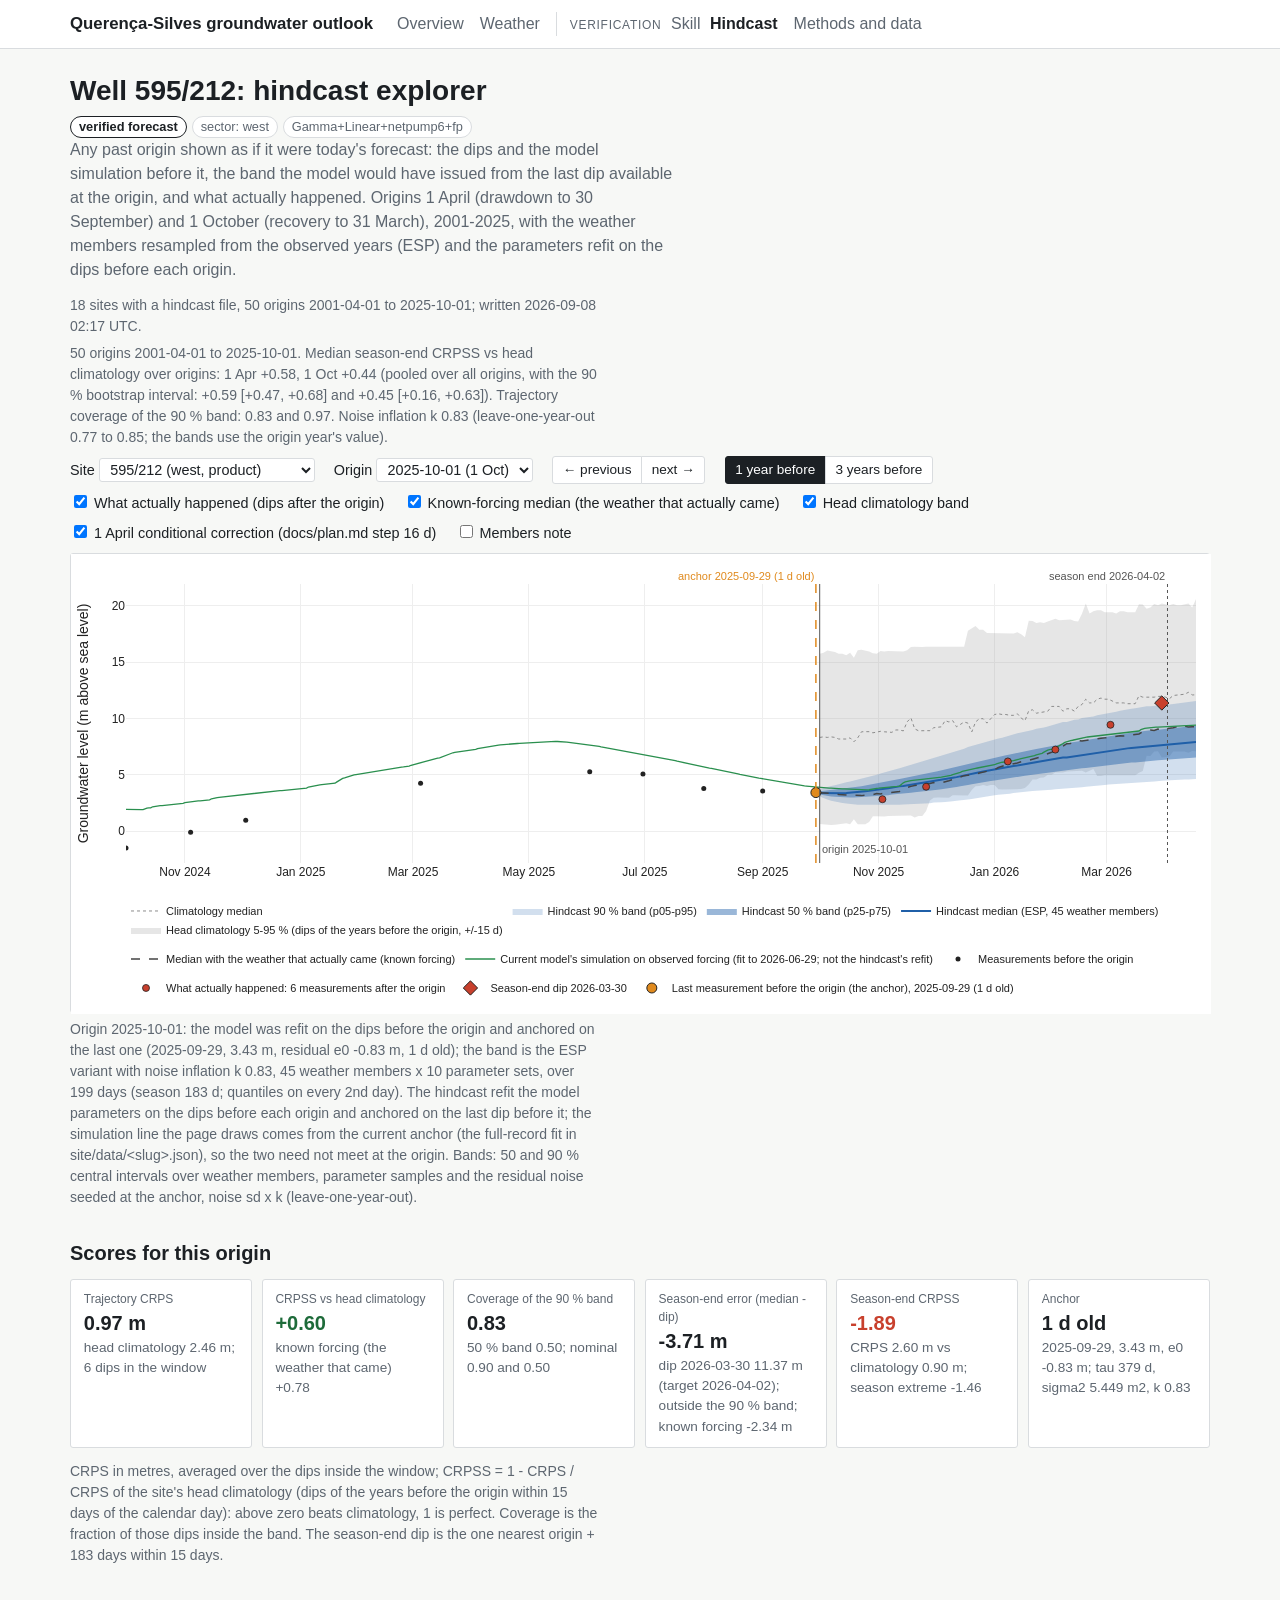
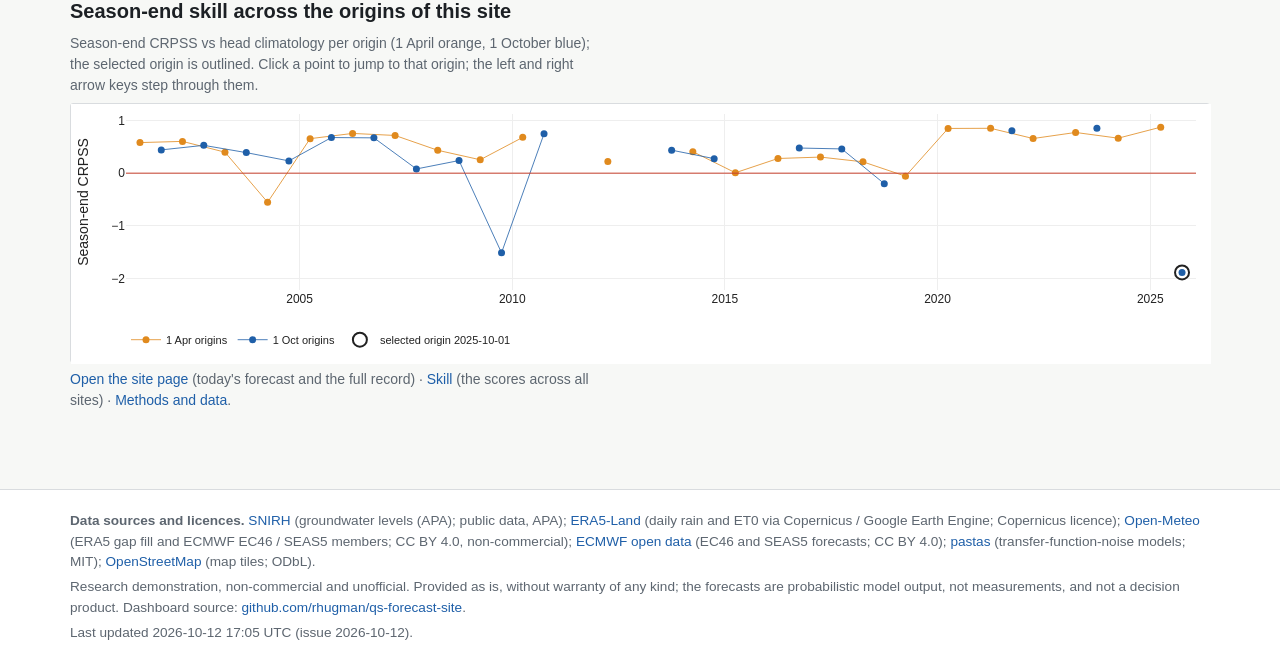
<file: hindcast.html>
<!doctype html>
<html lang="en">
<head>
<meta charset="utf-8">
<meta name="viewport" content="width=device-width, initial-scale=1">
<title>Hindcast explorer - Querença-Silves groundwater outlook</title>
<link rel="icon" href="favicon.svg" type="image/svg+xml">
<link rel="stylesheet" href="style.css">
<script src="https://cdn.plot.ly/plotly-2.35.2.min.js"></script>
<script src="app.js" defer></script>
</head>
<body data-page="hindcast">
<header class="top"><div class="inner">
  <a class="brand" href="index.html">Querença-Silves groundwater outlook</a>
  <nav><a href="index.html">Overview</a><a href="weather.html">Weather</a><span class="nav-group"><span class="nav-label">Verification</span><a href="skill.html">Skill</a><a href="hindcast.html" class="current">Hindcast</a></span><a href="methods.html">Methods and data</a></nav>
</div></header>
<main>
  <h1 id="hc-title">Hindcast explorer</h1>
  <div id="hc-badges"></div>
  <p class="lede">Any past origin shown as if it were today's forecast: the dips and the model simulation before it, the band the
     model would have issued from the last dip available at the origin, and what actually happened. Origins 1 April (drawdown to
     30 September) and 1 October (recovery to 31 March), 2001-2025, with the weather members resampled from the observed years
     (ESP) and the parameters refit on the dips before each origin.</p>
  <p class="note" id="hc-stamp"></p>
  <div id="status" hidden></div>
  <div id="hc-body">
    <p class="note" id="hc-summary"></p>
    <div class="controls">
      <label>Site <select id="hc-site"></select></label>
      <label>Origin <select id="hc-origin"></select></label>
      <span class="seg" role="group" aria-label="Step through the origins">
        <button class="small" id="hc-prev" title="Previous origin (left arrow key)">&larr; previous</button>
        <button class="small" id="hc-next" title="Next origin (right arrow key)">next &rarr;</button>
      </span>
      <span class="seg" id="hc-range" role="group" aria-label="Record shown before the origin">
        <button class="small" data-range="1y">1 year before</button>
        <button class="small" data-range="3y">3 years before</button>
      </span>
    </div>
    <div class="controls">
      <label><input type="checkbox" id="truth-toggle" checked> What actually happened (dips after the origin)</label>
      <label><input type="checkbox" id="known-toggle" checked> Known-forcing median (the weather that actually came)</label>
      <label><input type="checkbox" id="hc-clim-toggle" checked> Head climatology band</label>
      <label><input type="checkbox" id="pp-toggle" checked> 1 April conditional correction (docs/plan.md step 16 d)</label>
      <label><input type="checkbox" id="members-note-toggle"> Members note</label>
    </div>
    <p class="note" id="hc-members-note" hidden></p>
    <div id="hc-fan" class="plot tall"></div>
    <p class="note" id="hc-note"></p>

    <h2>Scores for this origin</h2>
    <div class="cards" id="hc-scores"></div>
    <p class="note">CRPS in metres, averaged over the dips inside the window; CRPSS = 1 - CRPS / CRPS of the site's head climatology
       (dips of the years before the origin within 15 days of the calendar day): above zero beats climatology, 1 is perfect.
       Coverage is the fraction of those dips inside the band. The season-end dip is the one nearest origin + 183 days within 15 days.</p>

    <h2>Season-end skill across the origins of this site</h2>
    <p class="note">Season-end CRPSS vs head climatology per origin (1 April orange, 1 October blue); the selected origin is outlined.
       Click a point to jump to that origin; the left and right arrow keys step through them.</p>
    <div id="hc-strip" class="plot short"></div>
    <p class="note" id="hc-links"></p>
  </div>
</main>
<footer id="footer"></footer>
</body>
</html>
</file>
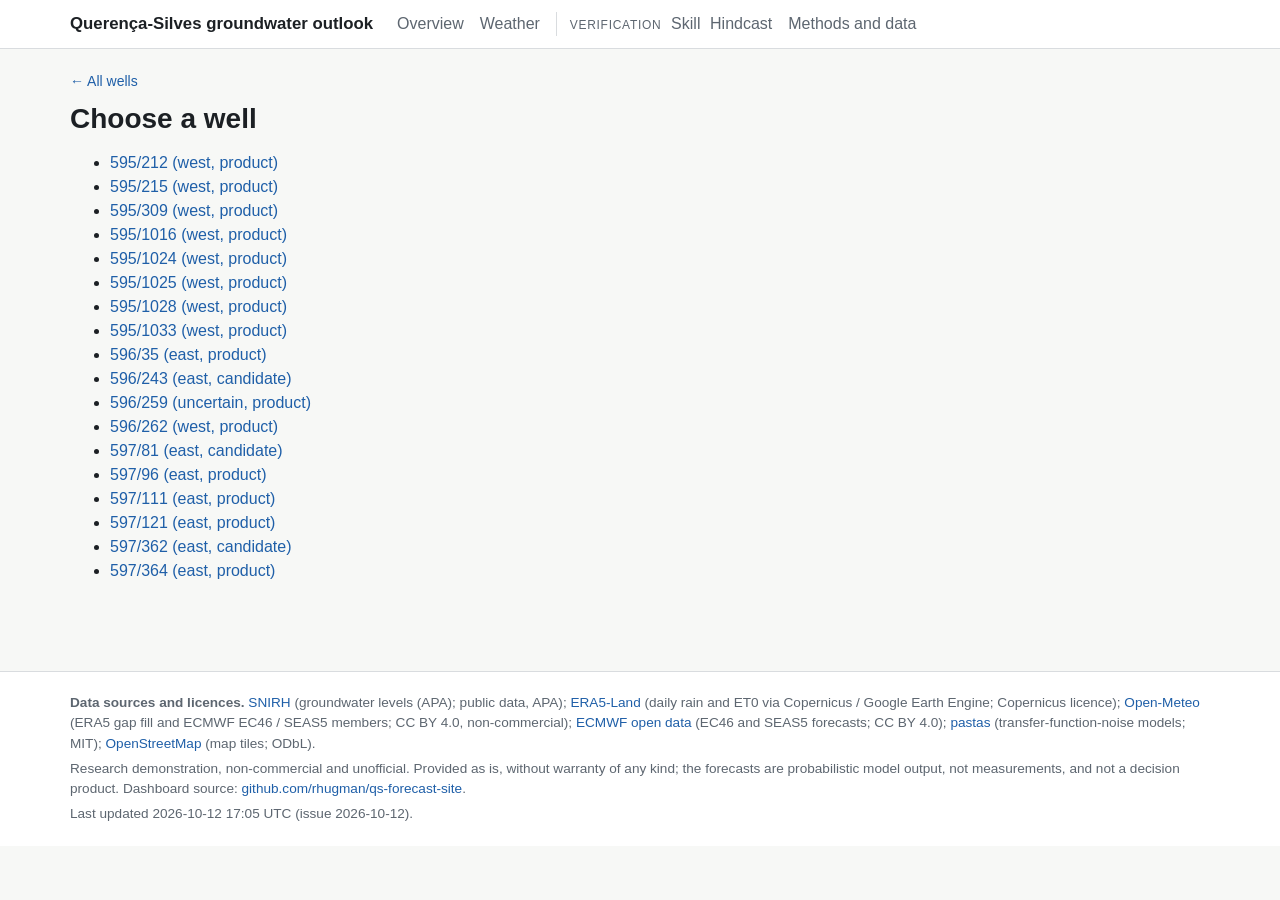
<file: site.html>
<!doctype html>
<html lang="en">
<head>
<meta charset="utf-8">
<meta name="viewport" content="width=device-width, initial-scale=1">
<title>Well forecast - Querença-Silves groundwater outlook</title>
<link rel="icon" href="favicon.svg" type="image/svg+xml">
<link rel="stylesheet" href="style.css">
<script src="https://cdn.plot.ly/plotly-2.35.2.min.js"></script>
<script src="app.js" defer></script>
</head>
<body data-page="site">
<header class="top"><div class="inner">
  <a class="brand" href="index.html">Querença-Silves groundwater outlook</a>
  <nav><a href="index.html">Overview</a><a href="weather.html">Weather</a><span class="nav-group"><span class="nav-label">Verification</span><a href="skill.html">Skill</a><a href="hindcast.html">Hindcast</a></span><a href="methods.html">Methods and data</a></nav>
</div></header>
<main>
  <p class="crumb"><a href="index.html">&larr; All wells</a></p>
  <h1 id="site-title">loading</h1>
  <div id="site-badges"></div>
  <div id="status" hidden></div>
  <ul id="site-list" hidden></ul>
  <div id="site-body">
    <div class="figures" id="site-cards"></div>

    <div class="controls">
      <span class="seg" id="fan-range" role="group" aria-label="Range">
        <button class="small" data-range="1y">1 year</button>
        <button class="small" data-range="3y">3 years</button>
        <button class="small" data-range="full">Full record</button>
      </span>
      <label><input type="checkbox" id="clim-toggle"> Usual range for the time of year</label>
      <label><input type="checkbox" id="ref-toggle" checked> P20 and median of each month</label>
      <span class="note">Bands: the 50 % and 90 % likely ranges over weather members, model parameters and the residual noise seeded at the
        last measurement. Hover for values; drag to zoom; double-click to return.</span>
    </div>
    <div id="fan" class="plot tall"></div>
    <div class="strip" id="apa-strip" hidden></div>
    <p class="note" id="fan-note"></p>

    <details class="tier" id="sec-scenarios">
      <summary>Pumping scenarios <span class="sum-note">how the band moves under other irrigation and public-supply levels</span></summary>
      <div class="body">
        <div class="controls scenario" id="scenario-controls" hidden>
          <span class="k">Pumping scenario</span>
          <fieldset id="scenario-irrigation"><legend>Irrigation level</legend></fieldset>
          <fieldset id="scenario-ada"><legend>Public supply (AdA)</legend></fieldset>
        </div>
        <p class="note" id="scenario-text"></p>
      </div>
    </details>

    <details class="tier">
      <summary>How well the model fits <span class="sum-note">measurement minus model, over the record</span></summary>
      <div class="body">
        <div id="residual" class="plot short"></div>
        <p class="note" id="fit-text"></p>
      </div>
    </details>

    <details class="tier">
      <summary>Where the uncertainty comes from <span class="sum-note">weather, parameters, inputs, residual noise</span></summary>
      <div class="body">
        <p class="note">Share of the forecast variance by source along the horizon: weather members, model parameters, the
           historic-input realisations, and the residual noise that grows from the last measurement.</p>
        <div id="variance" class="plot short"></div>
        <div id="variance-text"></div>
      </div>
    </details>

    <details class="tier">
      <summary>Season summary <span class="sum-note">quantiles at the season end, the horizon end and the extremes</span></summary>
      <div class="body">
        <div class="table-wrap"><table id="season-table"></table></div>
        <p class="note">Metres above sea level. Quantiles of the pooled forecast distribution on the given day.</p>
      </div>
    </details>

    <details class="tier">
      <summary>Model and last measurement <span class="sum-note">structure, pumping term, correction, anchor</span></summary>
      <div class="body two">
        <div><h3>Model</h3><div id="spec"></div></div>
        <div><h3>Last measurement</h3><div id="anchor"></div></div>
      </div>
    </details>

    <details class="tier">
      <summary>Provenance</summary>
      <div class="body"><div class="prov" id="provenance"></div></div>
    </details>

    <p class="note">The weather members behind the band, their spread and the cumulative rain against past years are on the
       <a href="weather.html">Weather</a> page.</p>
    <p class="note" id="hindcast-line"><a id="hindcast-link" href="hindcast.html">Explore hindcasts for this site</a>: every past
       1 April and 1 October origin since 2001 shown as a forecast next to what actually happened.</p>
  </div>
</main>
<footer id="footer"></footer>
</body>
</html>
</file>
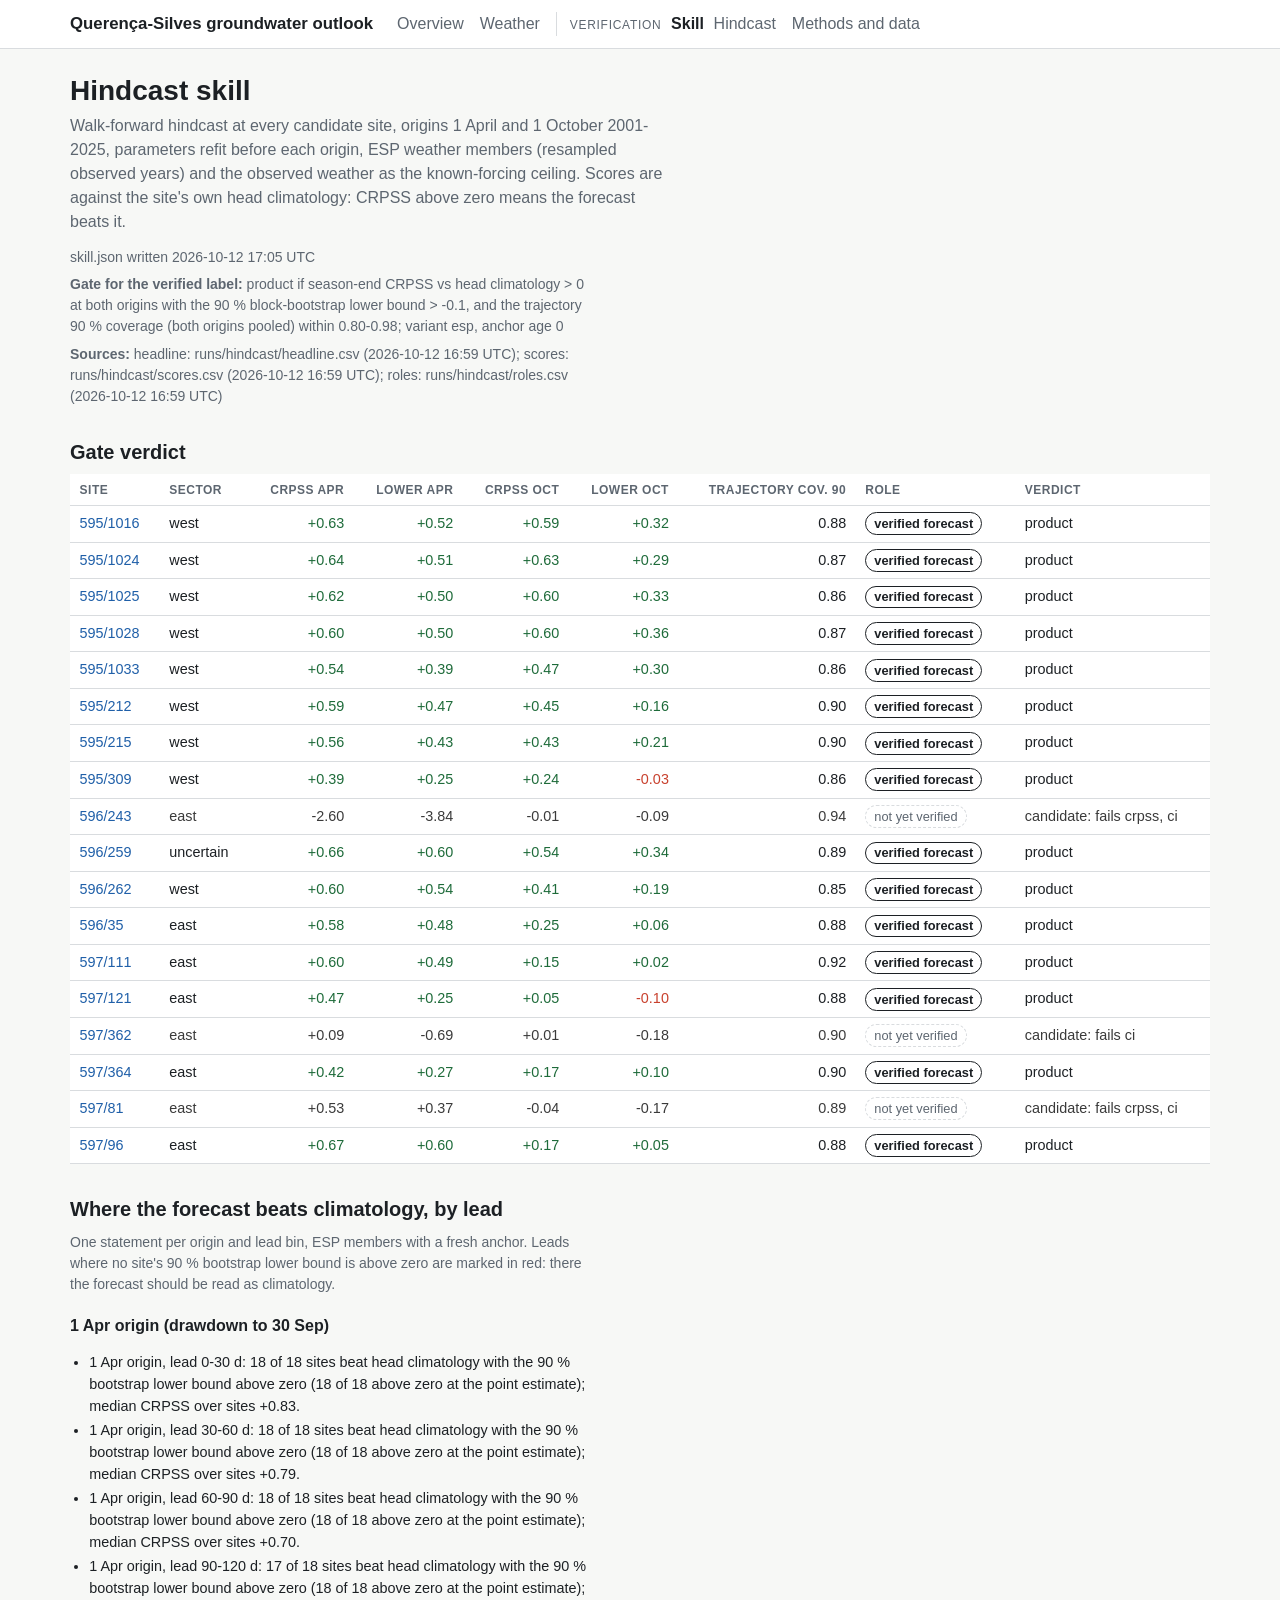
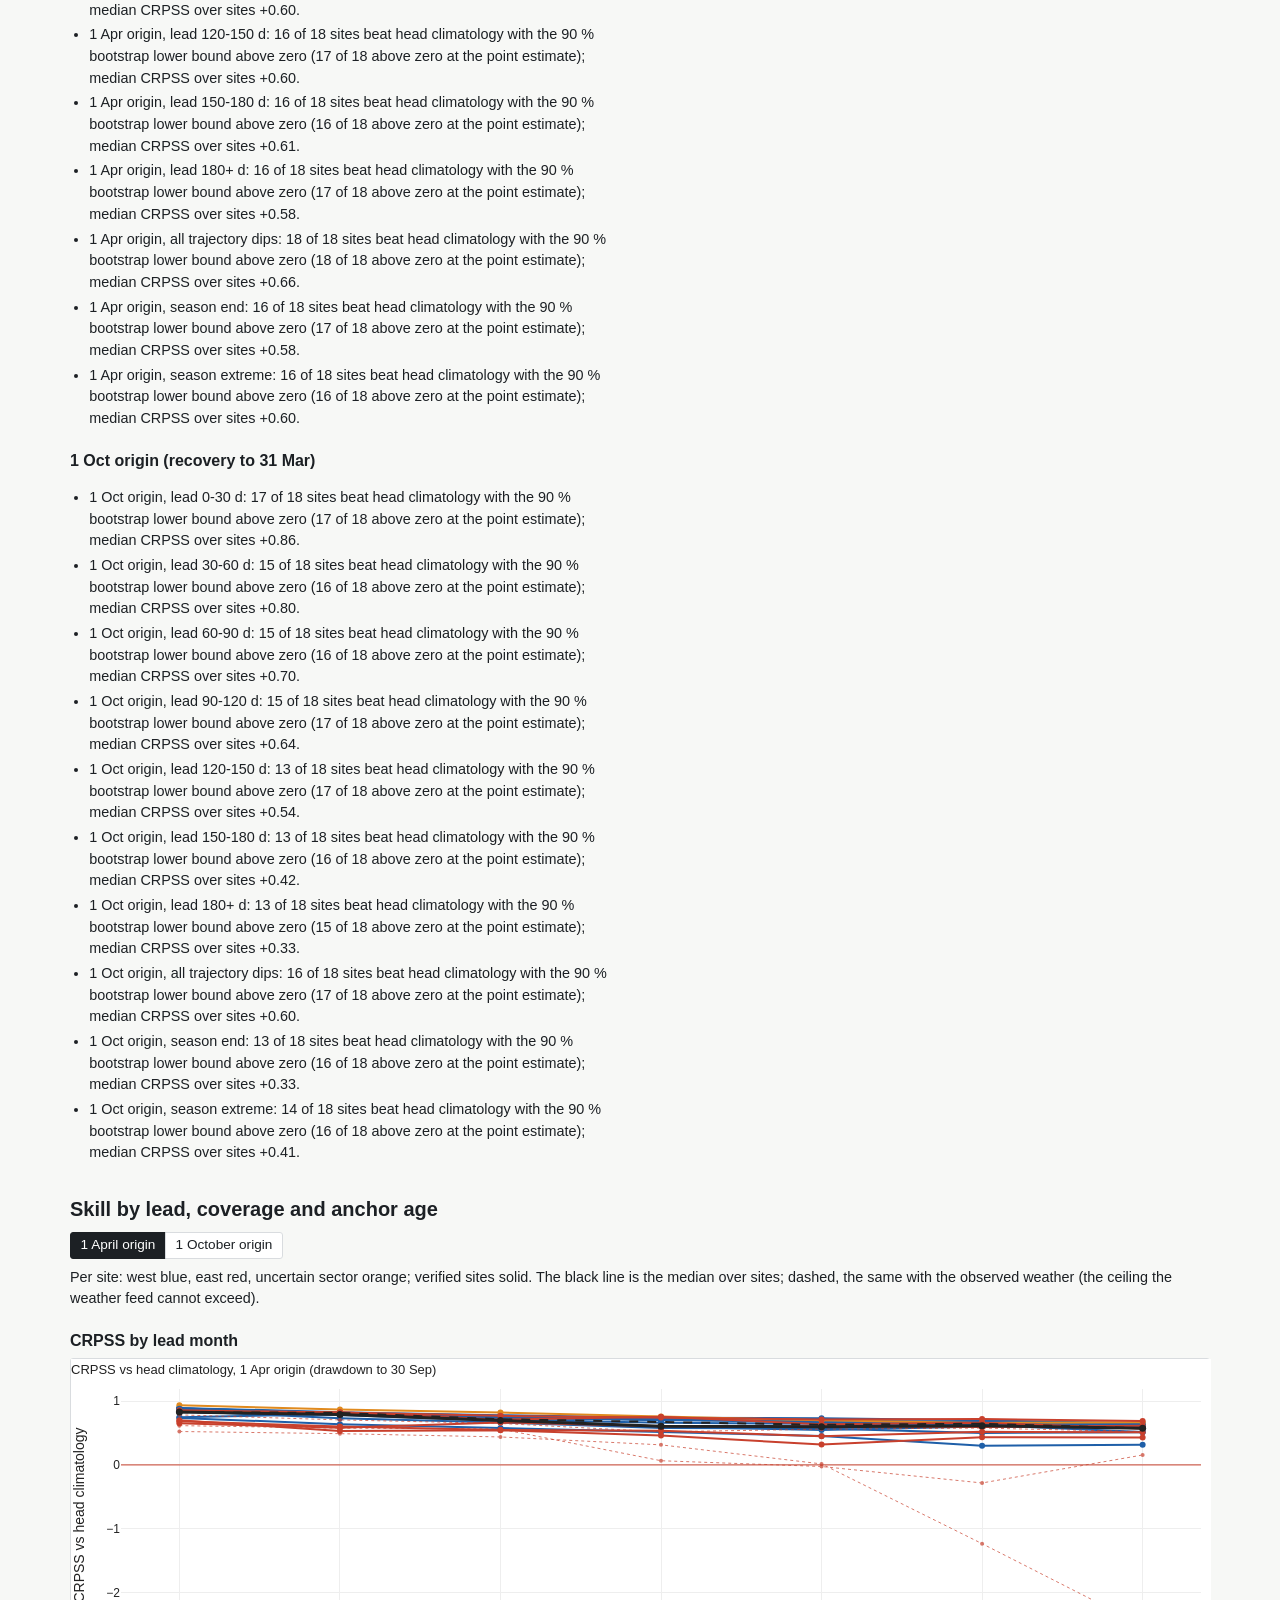
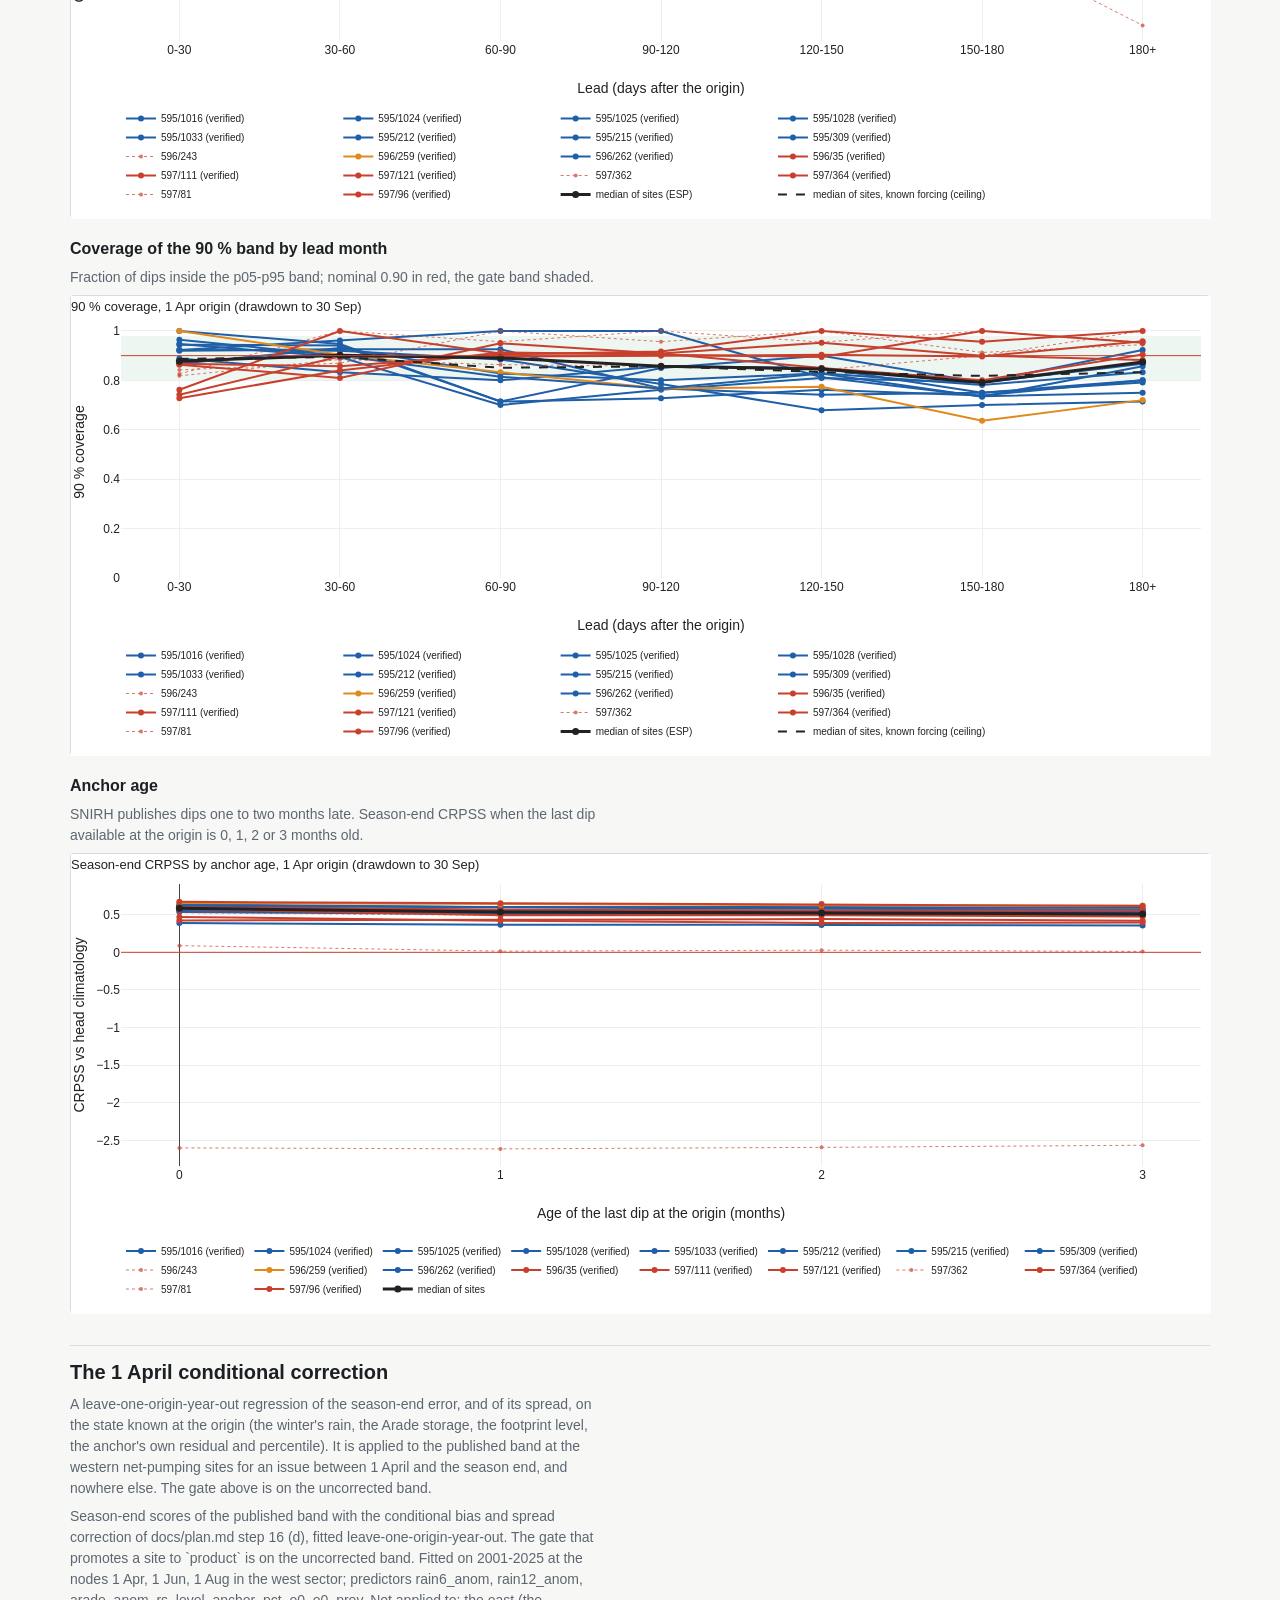
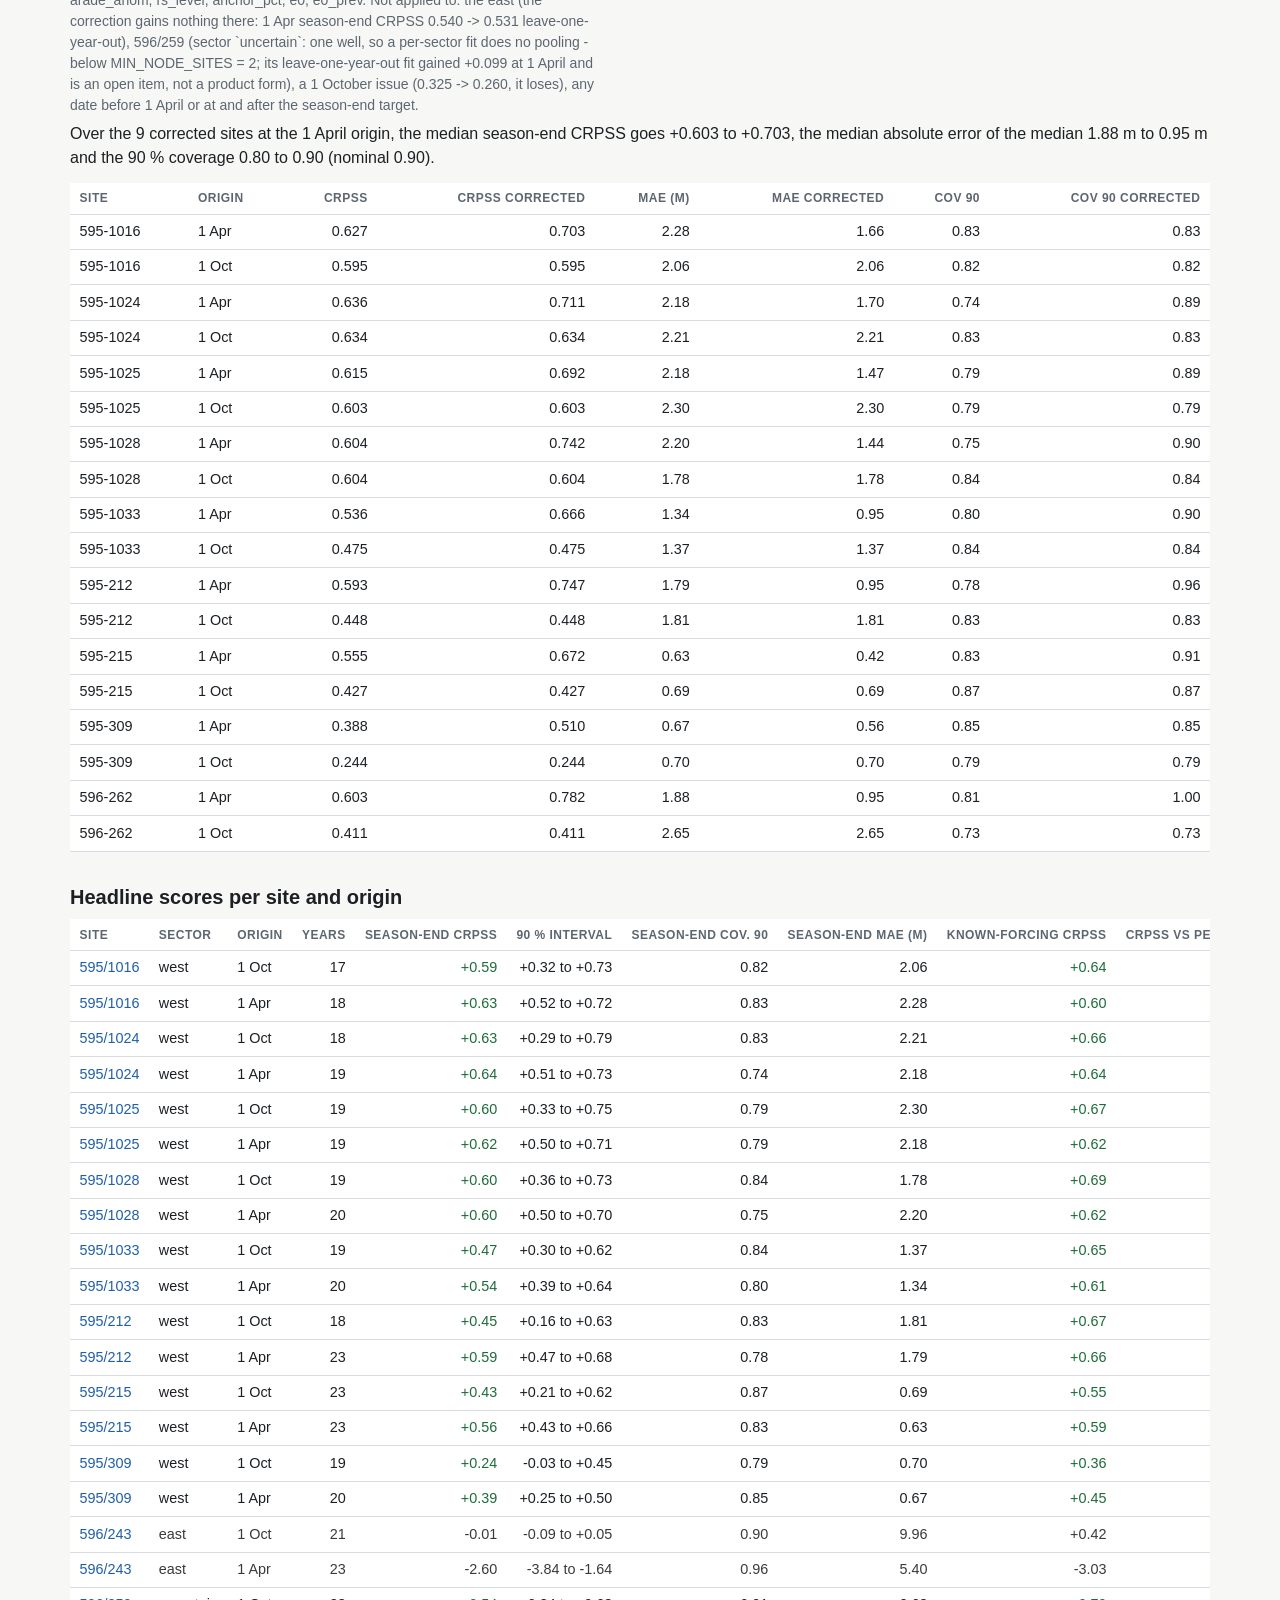
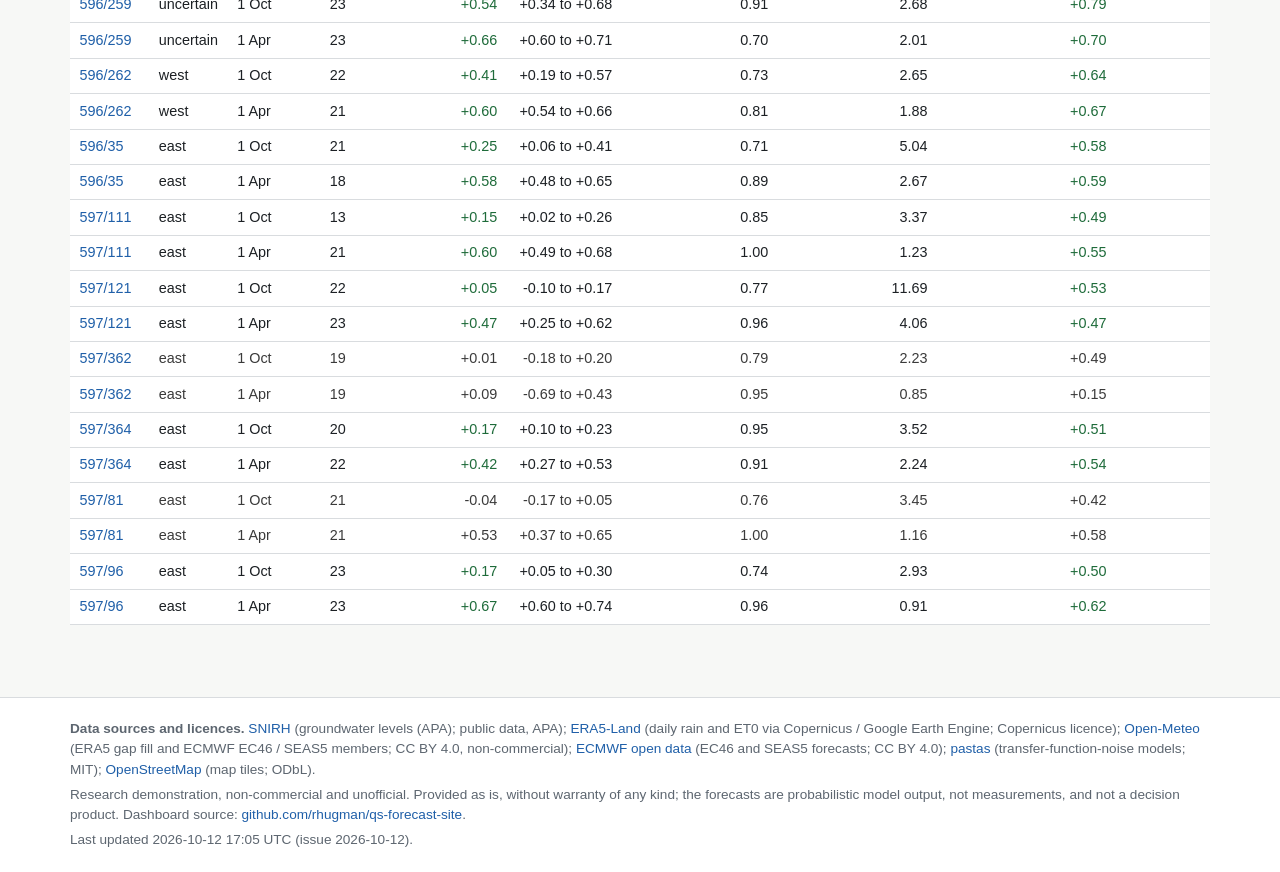
<file: skill.html>
<!doctype html>
<html lang="en">
<head>
<meta charset="utf-8">
<meta name="viewport" content="width=device-width, initial-scale=1">
<title>Skill - Querença-Silves groundwater outlook</title>
<link rel="icon" href="favicon.svg" type="image/svg+xml">
<link rel="stylesheet" href="style.css">
<script src="https://cdn.plot.ly/plotly-2.35.2.min.js"></script>
<script src="app.js" defer></script>
</head>
<body data-page="skill">
<header class="top"><div class="inner">
  <a class="brand" href="index.html">Querença-Silves groundwater outlook</a>
  <nav><a href="index.html">Overview</a><a href="weather.html">Weather</a><span class="nav-group"><span class="nav-label">Verification</span><a href="skill.html" class="current">Skill</a><a href="hindcast.html">Hindcast</a></span><a href="methods.html">Methods and data</a></nav>
</div></header>
<main>
  <h1>Hindcast skill</h1>
  <p class="lede">Walk-forward hindcast at every candidate site, origins 1 April and 1 October 2001-2025, parameters refit
     before each origin, ESP weather members (resampled observed years) and the observed weather as the known-forcing
     ceiling. Scores are against the site's own head climatology: CRPSS above zero means the forecast beats it.</p>
  <p class="note" id="skill-stamp"></p>
  <div id="status" hidden></div>
  <div id="skill-body">
    <p class="note"><strong>Gate for the verified label:</strong> <span id="gate-rule"></span></p>
    <p class="note"><strong>Sources:</strong> <span id="skill-sources"></span></p>

    <h2>Gate verdict</h2>
    <div class="table-wrap">
      <table id="roles-table">
        <thead><tr>
          <th>Site</th><th>Sector</th><th class="num">CRPSS Apr</th><th class="num">lower Apr</th>
          <th class="num">CRPSS Oct</th><th class="num">lower Oct</th><th class="num">Trajectory cov. 90</th><th>Role</th><th>Verdict</th>
        </tr></thead>
        <tbody></tbody>
      </table>
    </div>

    <h2>Where the forecast beats climatology, by lead</h2>
    <p class="note">One statement per origin and lead bin, ESP members with a fresh anchor. Leads where no site's 90 %
       bootstrap lower bound is above zero are marked in red: there the forecast should be read as climatology.</p>
    <div id="statements"></div>

    <h2>Skill by lead, coverage and anchor age</h2>
    <div class="controls">
      <span class="seg" id="origin-switch" role="group" aria-label="Origin">
        <button class="small" data-range="4">1 April origin</button>
        <button class="small" data-range="10">1 October origin</button>
      </span>
      <span class="note">Per site: west blue, east red, uncertain sector orange; verified sites solid. The black line is the median over
        sites; dashed, the same with the observed weather (the ceiling the weather feed cannot exceed).</span>
    </div>
    <div class="origin-panel" data-origin="4">
      <h3>CRPSS by lead month</h3>
      <div id="crpss-4" class="plot tall"></div>
      <h3>Coverage of the 90 % band by lead month</h3>
      <p class="note">Fraction of dips inside the p05-p95 band; nominal 0.90 in red, the gate band shaded.</p>
      <div id="cov-4" class="plot tall"></div>
      <h3>Anchor age</h3>
      <p class="note">SNIRH publishes dips one to two months late. Season-end CRPSS when the last dip available at the origin
         is 0, 1, 2 or 3 months old.</p>
      <div id="age-4" class="plot tall"></div>
    </div>
    <div class="origin-panel" data-origin="10" hidden>
      <h3>CRPSS by lead month</h3>
      <div id="crpss-10" class="plot tall"></div>
      <h3>Coverage of the 90 % band by lead month</h3>
      <p class="note">Fraction of dips inside the p05-p95 band; nominal 0.90 in red, the gate band shaded.</p>
      <div id="cov-10" class="plot tall"></div>
      <h3>Anchor age</h3>
      <p class="note">SNIRH publishes dips one to two months late. Season-end CRPSS when the last dip available at the origin
         is 0, 1, 2 or 3 months old.</p>
      <div id="age-10" class="plot tall"></div>
    </div>

    <section id="pp-section" hidden>
      <h2>The 1 April conditional correction</h2>
      <p class="note">A leave-one-origin-year-out regression of the season-end error, and of its spread, on the state
         known at the origin (the winter's rain, the Arade storage, the footprint level, the anchor's own residual and
         percentile). It is applied to the published band at the western net-pumping sites for an issue between
         1 April and the season end, and nowhere else. The gate above is on the uncorrected band.</p>
      <div id="pp-body"></div>
    </section>

    <h2>Headline scores per site and origin</h2>
    <div class="table-wrap">
      <table id="headline-table">
        <thead><tr>
          <th>Site</th><th>Sector</th><th>Origin</th><th class="num">Years</th>
          <th class="num">Season-end CRPSS</th><th class="num">90 % interval</th><th class="num">Season-end cov. 90</th>
          <th class="num">Season-end MAE (m)</th><th class="num">Known-forcing CRPSS</th><th class="num">CRPSS vs persistence</th>
          <th class="num">Trajectory CRPSS</th><th class="num">Trajectory cov. 90</th><th class="num">Season-extreme CRPSS</th>
        </tr></thead>
        <tbody></tbody>
      </table>
    </div>
  </div>
</main>
<footer id="footer"></footer>
</body>
</html>
</file>
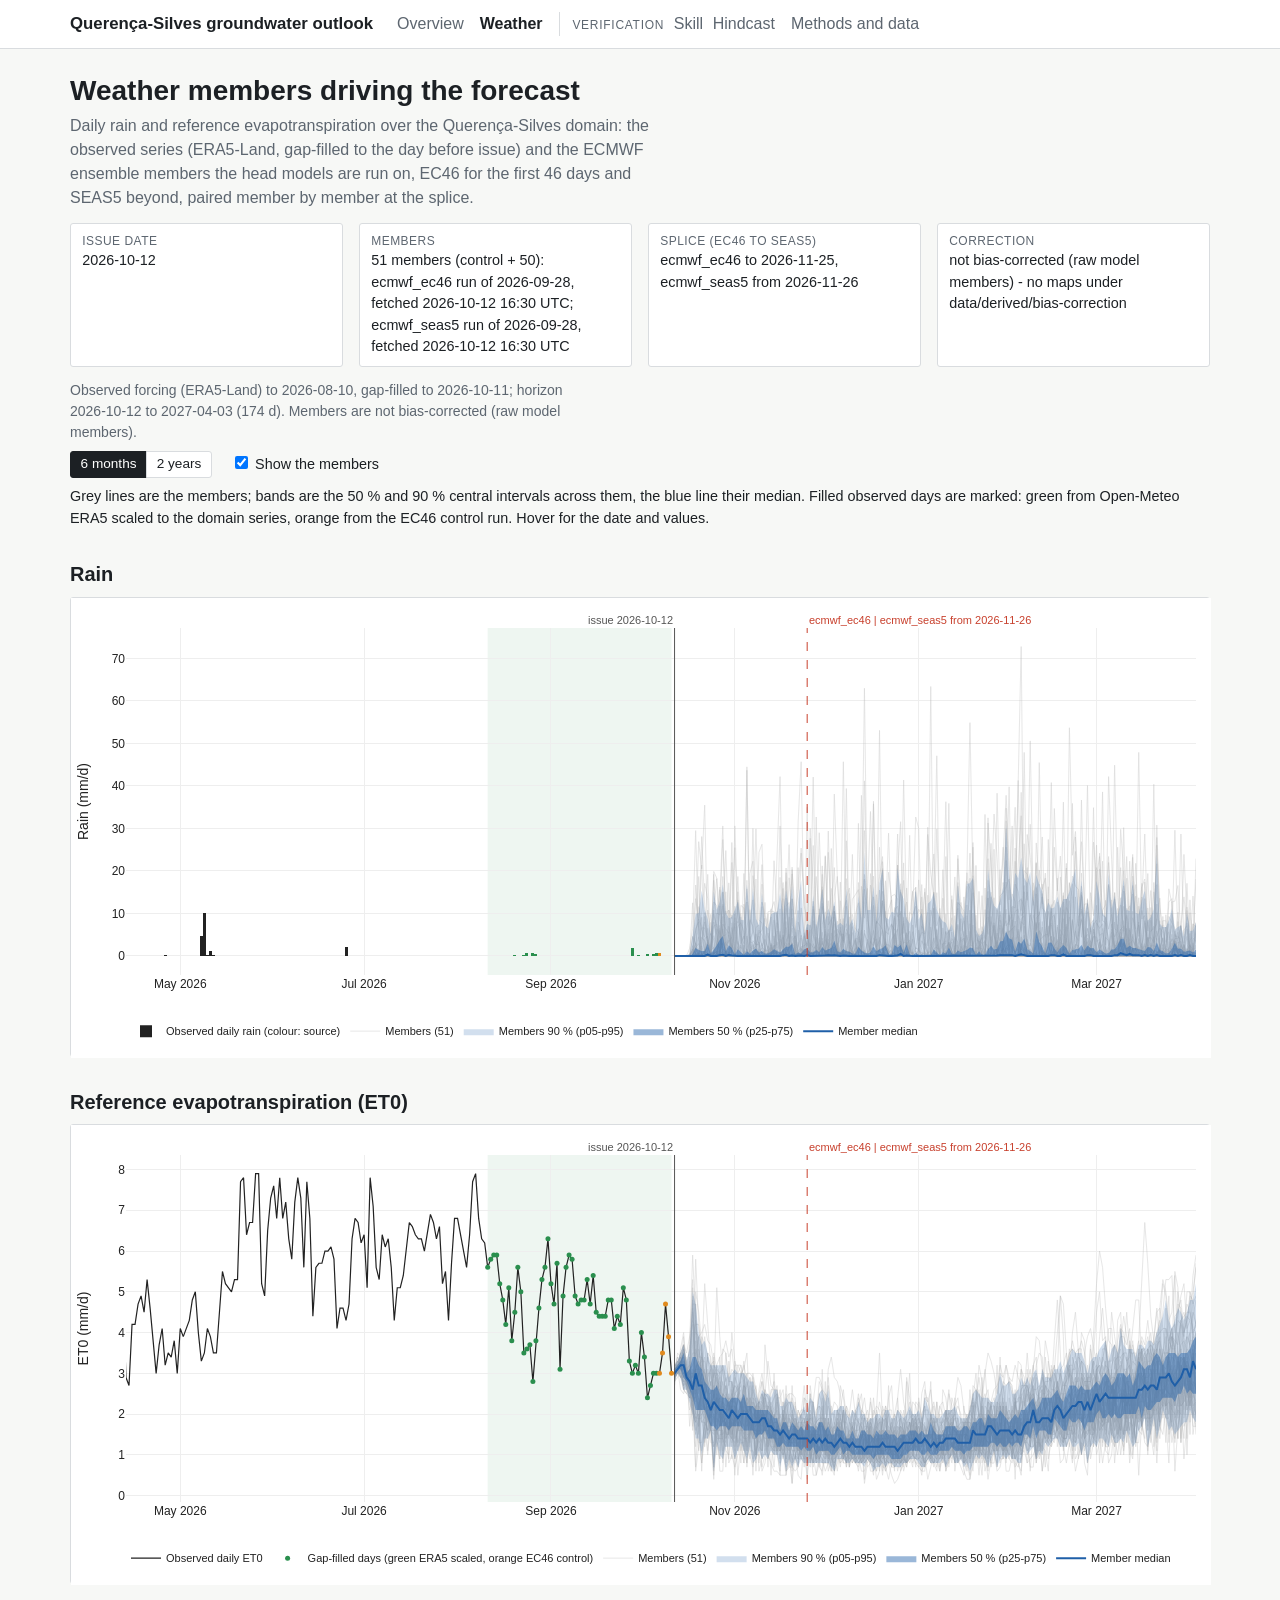
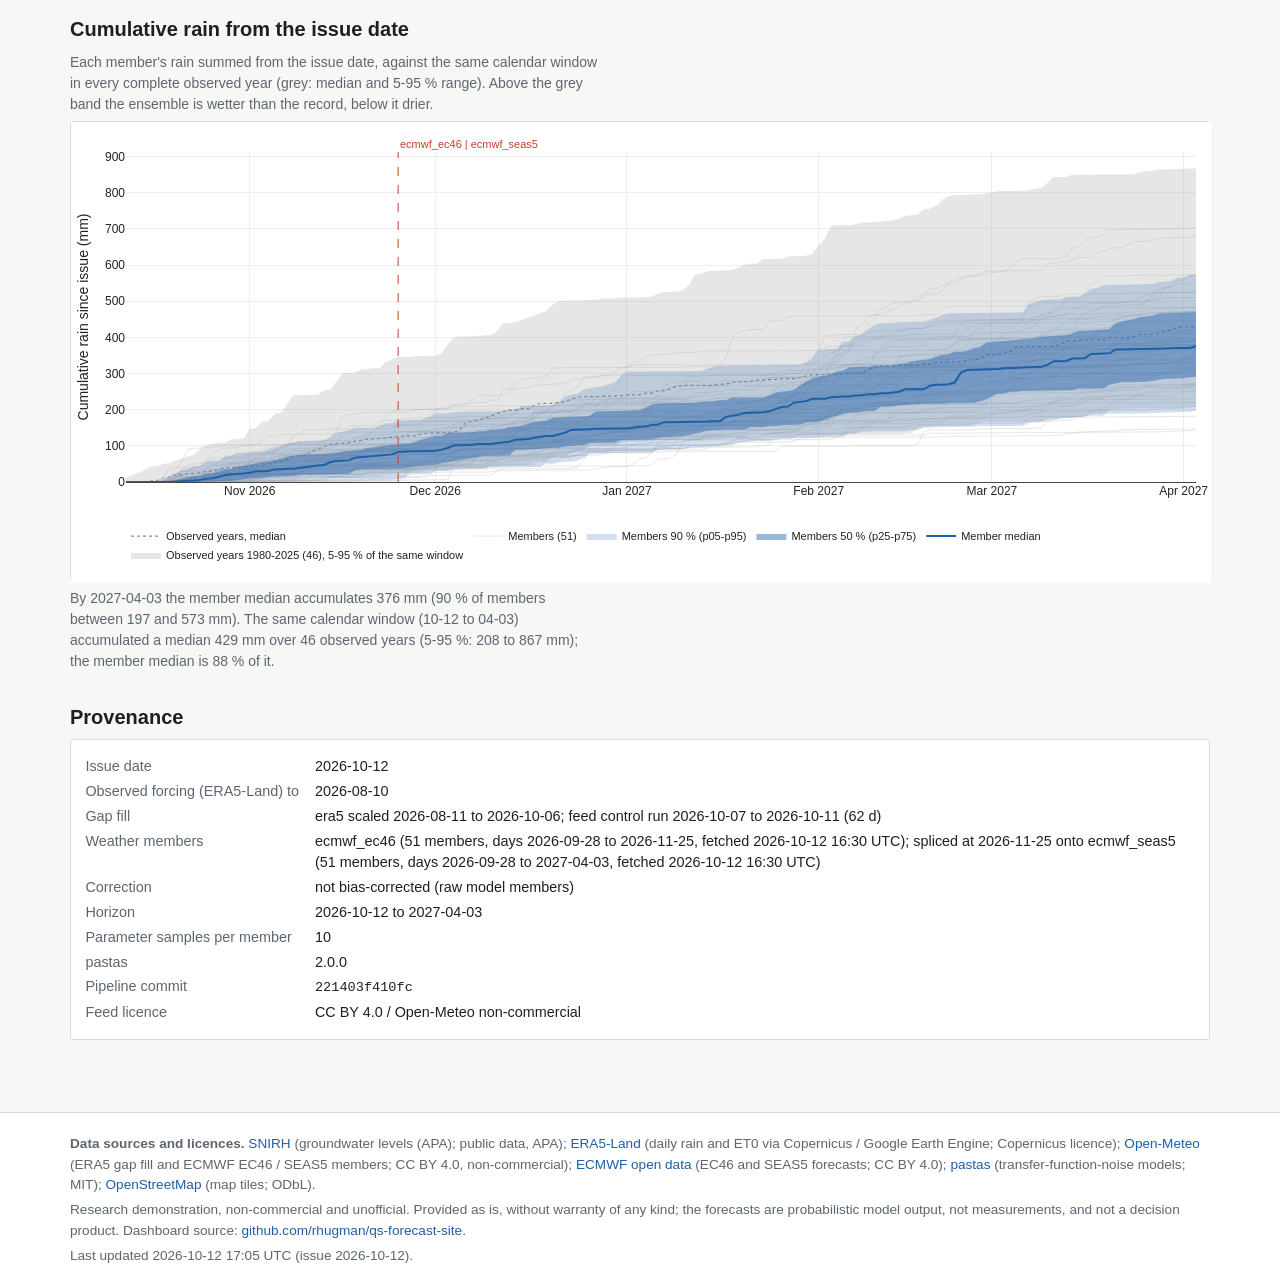
<file: weather.html>
<!doctype html>
<html lang="en">
<head>
<meta charset="utf-8">
<meta name="viewport" content="width=device-width, initial-scale=1">
<title>Weather members - Querença-Silves groundwater outlook</title>
<link rel="icon" href="favicon.svg" type="image/svg+xml">
<link rel="stylesheet" href="style.css">
<script src="https://cdn.plot.ly/plotly-2.35.2.min.js"></script>
<script src="app.js" defer></script>
</head>
<body data-page="weather">
<header class="top"><div class="inner">
  <a class="brand" href="index.html">Querença-Silves groundwater outlook</a>
  <nav><a href="index.html">Overview</a><a href="weather.html" class="current">Weather</a><span class="nav-group"><span class="nav-label">Verification</span><a href="skill.html">Skill</a><a href="hindcast.html">Hindcast</a></span><a href="methods.html">Methods and data</a></nav>
</div></header>
<main>
  <h1>Weather members driving the forecast</h1>
  <p class="lede">Daily rain and reference evapotranspiration over the Querença-Silves domain: the observed series (ERA5-Land,
     gap-filled to the day before issue) and the ECMWF ensemble members the head models are run on, EC46 for the first
     46 days and SEAS5 beyond, paired member by member at the splice.</p>
  <div id="status" hidden></div>
  <div class="stamps">
    <div><span class="k">Issue date</span><span class="v" id="issue-date">loading</span></div>
    <div><span class="k">Members</span><span class="v" id="members-line">loading</span></div>
    <div><span class="k">Splice (EC46 to SEAS5)</span><span class="v" id="splice-line">loading</span></div>
    <div><span class="k">Correction</span><span class="v" id="correction-line">loading</span></div>
  </div>
  <p class="note" id="weather-summary"></p>
  <div id="weather-body">
    <div class="controls">
      <span class="seg" id="weather-range" role="group" aria-label="Range">
        <button class="small" data-range="6m">6 months</button>
        <button class="small" data-range="2y">2 years</button>
      </span>
      <label><input type="checkbox" id="members-toggle" checked> Show the members</label>
      <span class="note">Grey lines are the members; bands are the 50 % and 90 % central intervals across them, the blue line
        their median. Filled observed days are marked: green from Open-Meteo ERA5 scaled to the domain series, orange from the
        EC46 control run. Hover for the date and values.</span>
    </div>

    <h2>Rain</h2>
    <div id="w-prec" class="plot tall"></div>

    <h2>Reference evapotranspiration (ET0)</h2>
    <div id="w-et0" class="plot tall"></div>

    <h2>Cumulative rain from the issue date</h2>
    <p class="note">Each member's rain summed from the issue date, against the same calendar window in every complete observed
       year (grey: median and 5-95 % range). Above the grey band the ensemble is wetter than the record, below it drier.</p>
    <div id="w-cum" class="plot tall"></div>
    <div id="cum-text"></div>

    <h2>Provenance</h2>
    <div class="prov" id="provenance"></div>
  </div>
</main>
<footer id="footer"></footer>
</body>
</html>
</file>
<file: style.css>
/* qs-forecast dashboard. Chart colours follow qsfc/plot_style.py; the outlook scale (--o0..--o4) is separate from them
   so a map class never shares a swatch with a chart series. The APA scale (--a0..--a2) is the traffic light the SNIRH
   geovisualiser uses and is deliberately the same everywhere it appears: map, chips, status strip, reference lines.
   Layout: the landing page is a two-pane overview (map, chart) from 1000 px; every other page is a single column.
   Type scale 1.75 / 1.25 / 1 / 0.875 rem. */
:root {
  --ink: #1c2024;
  --muted: #5d6670;
  --rule: #d9dcdf;
  --paper: #f7f8f6;
  --panel: #ffffff;
  --median: #1f5fa8;
  --nowcast: #2a8f4e;
  --anchor: #e08a1e;
  --reference: #c8402d;
  --climatology: #8c8c8c;
  --o0: #a4462c;  /* much lower than usual */
  --o1: #d09a4a;  /* lower */
  --o2: #a3aaa8;  /* near usual */
  --o3: #5e9db1;  /* higher */
  --o4: #2e6a86;  /* much higher */
  --a0: #c0392b;  /* APA: below the P20 of the month */
  --a1: #e5a025;  /* APA: between the P20 and the median */
  --a2: #2d8a3e;  /* APA: above the median */
  --maxw: 1180px;
  --text: 68ch;
}

* { box-sizing: border-box; }

html { color-scheme: light; }

body {
  margin: 0;
  background: var(--paper);
  color: var(--ink);
  font: 16px/1.5 -apple-system, BlinkMacSystemFont, "Segoe UI", Roboto, "Helvetica Neue", Arial, sans-serif;
}

a { color: var(--median); text-decoration: none; }
a:hover { text-decoration: underline; }
a:focus-visible, button:focus-visible, summary:focus-visible, tr:focus-visible { outline: 2px solid var(--median); outline-offset: 2px; }

/* ---------------------------------------------------------------------------------------------- header */
header.top { border-bottom: 1px solid var(--rule); background: var(--panel); }
header.top .inner {
  max-width: var(--maxw); margin: 0 auto; padding: 0.7rem 1.25rem;
  display: flex; flex-wrap: wrap; align-items: baseline; gap: 0.3rem 1.5rem;
}
header.top .brand { font-weight: 600; font-size: 1.05rem; color: var(--ink); }
header.top nav { display: flex; flex-wrap: wrap; align-items: baseline; gap: 0.2rem 1rem; }
header.top nav a { color: var(--muted); }
header.top nav a.current { color: var(--ink); font-weight: 600; }
header.top nav .nav-group { display: inline-flex; gap: 0.6rem; align-items: baseline; padding-left: 0.8rem; border-left: 1px solid var(--rule); }
header.top nav .nav-label { font-size: 0.75rem; text-transform: uppercase; letter-spacing: 0.06em; color: var(--muted); }

main { max-width: var(--maxw); margin: 0 auto; padding: 1rem 1.25rem 2.5rem; }

h1, h2, h3 { text-wrap: balance; font-weight: 600; margin: 0; }
h1 { font-size: 1.75rem; line-height: 1.2; margin: 0.6rem 0 0.4rem; }
h2 { font-size: 1.25rem; line-height: 1.3; margin: 2rem 0 0.6rem; }
h3 { font-size: 1rem; margin: 1.2rem 0 0.3rem; }
section > h2, main > h2 { padding-top: 0.8rem; border-top: 1px solid var(--rule); }

p { margin: 0 0 0.8rem; }
p.lede { color: var(--muted); max-width: var(--text); }
p.note { color: var(--muted); font-size: 0.875rem; margin: 0.4rem 0; max-width: var(--text); }
p.disclaimer {
  margin: 0.6rem 0 0; padding: 0.5rem 0.8rem; max-width: var(--text);
  border-left: 3px solid var(--anchor); background: #fff7ea; font-size: 0.9rem;
}
p.crumb { font-size: 0.875rem; margin: 0.4rem 0 0; }

#status {
  margin: 1rem 0; padding: 0.6rem 0.9rem;
  border: 1px solid var(--reference); background: #fdf1ee; color: #6e2015; border-radius: 3px;
}

/* One line under the heading: issue date, season, age of the measurements, wells. */
.status { display: flex; flex-wrap: wrap; gap: 0.2rem 0.6rem; color: var(--muted); font-size: 0.9rem; margin: 0 0 0.6rem; }
.status b { color: var(--ink); font-weight: 600; }
.status .sep { color: var(--rule); }

/* Disclosures: the "about" block on the landing page and the tiered sections of the site page. */
details { border: 1px solid var(--rule); border-radius: 3px; background: var(--panel); margin: 0.6rem 0; }
details > summary { cursor: pointer; padding: 0.55rem 0.9rem; font-weight: 600; list-style: none; display: flex; align-items: center; gap: 0.5rem; }
details > summary::-webkit-details-marker { display: none; }
details > summary::before { content: ""; width: 0.45rem; height: 0.45rem; border-right: 1.5px solid var(--muted); border-bottom: 1.5px solid var(--muted); transform: rotate(-45deg); transition: transform 0.15s; flex: none; }
details[open] > summary::before { transform: rotate(45deg); }
details > summary .sum-note { font-weight: 400; color: var(--muted); font-size: 0.875rem; }
details > .body { padding: 0.2rem 0.9rem 0.9rem; }
details.about { max-width: none; }
details.about p { margin: 0.4rem 0; }
details.tier { margin: 0.8rem 0; }
details.tier > summary { font-size: 1.05rem; padding: 0.7rem 0.9rem; }
details.tier h3:first-child { margin-top: 0.4rem; }

/* ---------------------------------------------------------------------------------------------- overview */
.overview { display: grid; grid-template-columns: 1fr; gap: 1rem; margin: 0.6rem 0 1.2rem; }
.pane { background: var(--panel); border: 1px solid var(--rule); border-radius: 3px; padding: 0.8rem 0.9rem 0.9rem; min-width: 0; }
.map-pane { padding: 0; overflow: hidden; }
#map { height: 300px; background: #eef0f2; }
.map-pane .legend { padding: 0.5rem 0.9rem 0.6rem; margin: 0; }
.map-pane .map-controls { padding: 0.55rem 0.9rem; margin: 0; border-bottom: 1px solid var(--rule); }
@media (min-width: 1000px) {
  .overview { grid-template-columns: 2fr 3fr; align-items: start; }
  .map-pane { position: sticky; top: 1rem; }
  #map { height: clamp(360px, 62vh, 600px); }
}
.sel-head { display: flex; flex-wrap: wrap; align-items: baseline; gap: 0.3rem 0.8rem; margin-bottom: 0.4rem; }
.sel-head h2 { margin: 0; padding: 0; border: 0; font-size: 1.35rem; }
.sel-head .sub { color: var(--muted); font-size: 0.9rem; }
.sel-empty { color: var(--muted); padding: 2rem 0; text-align: center; }

/* Headline numbers: three or four figures in a row. */
.figures { display: grid; grid-template-columns: repeat(auto-fit, minmax(150px, 1fr)); gap: 0.5rem 1.2rem; margin: 0.6rem 0 0.8rem; }
.figures div { min-width: 0; }
.figures .k { display: block; color: var(--muted); font-size: 0.75rem; text-transform: uppercase; letter-spacing: 0.04em; }
.figures .v { display: block; font-size: 1.35rem; font-weight: 600; font-variant-numeric: tabular-nums; line-height: 1.25; }
.figures .s { display: block; color: var(--muted); font-size: 0.85rem; }

/* Outlook chip: the season-end median against the site's own past season ends. */
.chip {
  display: inline-block; padding: 0.05rem 0.6rem; border-radius: 999px; font-size: 0.8rem; font-weight: 600;
  color: var(--ink); background: var(--o2); vertical-align: middle; white-space: nowrap;
}
.chip.o0 { background: color-mix(in srgb, var(--o0) 32%, white); }
.chip.o1 { background: color-mix(in srgb, var(--o1) 38%, white); }
.chip.o2 { background: color-mix(in srgb, var(--o2) 38%, white); }
.chip.o3 { background: color-mix(in srgb, var(--o3) 38%, white); }
.chip.o4 { background: color-mix(in srgb, var(--o4) 32%, white); }
.chip.a0 { background: color-mix(in srgb, var(--a0) 30%, white); }
.chip.a1 { background: color-mix(in srgb, var(--a1) 40%, white); }
.chip.a2 { background: color-mix(in srgb, var(--a2) 30%, white); }
.chip.none { background: transparent; border: 1px solid var(--rule); color: var(--muted); font-weight: 400; }
.chips { display: inline-flex; flex-wrap: wrap; gap: 0.3rem; }
.tag { font-size: 0.75rem; color: var(--muted); border: 1px dashed var(--rule); border-radius: 999px; padding: 0 0.45rem; margin-left: 0.4rem; white-space: nowrap; vertical-align: middle; }

/* The APA status strip: one cell per month of the hydrological year to the end of the horizon, coloured by the class of
   its level against the P20 and median of that calendar month. A solid cell is measured; a dashed one is model output.
   Bar heights share one scale so the strip reads as a series; the colour, not the height, is the statement. */
.strip { margin: 0.4rem 0 0.2rem; }
.strip-months { display: flex; gap: 2px; list-style: none; margin: 0; padding: 0; }
.strip-months .cell { flex: 1 1 0; min-width: 0; text-align: center; }
.strip-months .track {
  position: relative; display: block; height: 54px; border: 1px solid var(--rule); border-radius: 2px;
  background: color-mix(in srgb, var(--paper) 70%, white); overflow: hidden;
}
.strip-months .bar { position: absolute; left: 0; right: 0; bottom: 0; background: var(--o2); }
.strip-months .tick { position: absolute; left: 0; right: 0; height: 0; border-top: 1px dotted var(--muted); }
.strip-months .tick.p20 { border-top-color: var(--a0); }
.strip-months .tick.p50 { border-top-color: var(--a2); }
.strip-months .modelled .bar, .strip-months .forecast .bar { opacity: 0.55; }
.strip-months .modelled .track, .strip-months .forecast .track { border-style: dashed; }
.strip-months .m { display: block; font-size: 0.7rem; color: var(--muted); line-height: 1.4; }
.strip-months .y { display: block; font-size: 0.62rem; color: var(--muted); line-height: 1; }
.strip-key { margin: 0.25rem 0 0; }
.strip-key .key-item { margin-left: 0.7rem; white-space: nowrap; }
.strip-key .sw { display: inline-block; width: 11px; height: 11px; border-radius: 2px; vertical-align: -1px; margin-right: 0.25rem; border: 1px solid var(--ink); }
.strip-key .sw.dashed { border-style: dashed; background: transparent; }
.strip-key .key-line { display: block; margin-top: 0.15rem; }

/* ---------------------------------------------------------------------------------------------- shared blocks */
.stamps {
  display: grid; grid-template-columns: repeat(auto-fit, minmax(220px, 1fr));
  gap: 0.6rem 1rem; margin: 0.8rem 0; font-size: 0.9rem;
}
.stamps div { padding: 0.5rem 0.7rem; background: var(--panel); border: 1px solid var(--rule); border-radius: 3px; }
.stamps .k { display: block; color: var(--muted); font-size: 0.75rem; text-transform: uppercase; letter-spacing: 0.04em; }
.stamps .v { display: block; }

.cards { display: grid; grid-template-columns: repeat(auto-fit, minmax(170px, 1fr)); gap: 0.6rem; margin: 0.8rem 0; }
.cards div { padding: 0.6rem 0.8rem; background: var(--panel); border: 1px solid var(--rule); border-radius: 3px; }
.cards .k { display: block; color: var(--muted); font-size: 0.75rem; }
.cards .v { display: block; font-size: 1.25rem; font-weight: 600; font-variant-numeric: tabular-nums; }
.cards .s { display: block; color: var(--muted); font-size: 0.85rem; }
.cards .v.pos { color: #1e6b3a; }
.cards .v.neg { color: var(--reference); }

.badge {
  display: inline-block; padding: 0.05rem 0.5rem; border-radius: 999px; font-size: 0.8rem;
  border: 1px solid var(--rule); background: var(--panel); color: var(--muted); margin-right: 0.3rem; vertical-align: middle;
}
.badge.product { border-color: var(--ink); color: var(--ink); font-weight: 600; }
.badge.candidate { border-style: dashed; }

.controls { display: flex; flex-wrap: wrap; gap: 0.5rem 1.2rem; align-items: center; margin: 0.5rem 0; font-size: 0.9rem; }
.controls label { cursor: pointer; }
.controls .grow { flex: 1 1 auto; }
.controls select {
  font: inherit; font-size: 0.9rem; padding: 0.15rem 0.4rem;
  border: 1px solid var(--rule); border-radius: 3px; background: var(--panel); color: var(--ink);
}
/* Pumping scenario selector (site.html): two radio groups, greyed out when the site's model has no pumping term (m = 0). */
.controls.scenario .k { color: var(--muted); font-size: 0.75rem; text-transform: uppercase; letter-spacing: 0.04em; }
.controls.scenario fieldset { display: inline-flex; flex-wrap: wrap; gap: 0.2rem 0.8rem; margin: 0; padding: 0.2rem 0.7rem 0.35rem; border: 1px solid var(--rule); border-radius: 3px; background: var(--panel); }
.controls.scenario legend { padding: 0 0.3rem; color: var(--muted); font-size: 0.8rem; }
.controls.scenario label input { margin-right: 0.3rem; }
.controls.scenario.disabled { opacity: 0.55; }
.controls.scenario.disabled label { cursor: not-allowed; }

button.small {
  font: inherit; font-size: 0.85rem; padding: 0.15rem 0.6rem;
  border: 1px solid var(--rule); background: var(--panel); border-radius: 3px; cursor: pointer; color: var(--ink);
}
button.small:hover { border-color: var(--muted); }
.seg { display: inline-flex; gap: 0; }
.seg button.small { border-radius: 0; margin-left: -1px; }
.seg button.small:first-child { border-radius: 3px 0 0 3px; margin-left: 0; }
.seg button.small:last-child { border-radius: 0 3px 3px 0; }
.seg button.small.on { background: var(--ink); color: var(--panel); border-color: var(--ink); }

.map-note { padding: 1rem; color: var(--muted); }
.legend { display: flex; flex-wrap: wrap; gap: 0.3rem 0.9rem; margin: 0.5rem 0; font-size: 0.85rem; color: var(--muted); }
.legend span.sw { display: inline-block; width: 12px; height: 12px; border-radius: 50%; vertical-align: -2px; margin-right: 0.3rem; border: 1.5px solid var(--ink); }
.legend span.sw.dashed { border-style: dashed; }
.legend span.sw.ring { border-width: 2.5px; }

.table-wrap { overflow-x: auto; }
table { border-collapse: collapse; width: 100%; font-size: 0.9rem; background: var(--panel); }
th, td { padding: 0.4rem 0.6rem; border-bottom: 1px solid var(--rule); text-align: left; white-space: nowrap; vertical-align: middle; }
th { font-weight: 600; color: var(--muted); font-size: 0.75rem; text-transform: uppercase; letter-spacing: 0.04em; }
td.num, th.num { text-align: right; font-variant-numeric: tabular-nums; }
tbody tr:hover { background: #f3f5f7; }
tbody tr.selectable { cursor: pointer; }
tbody tr.selected { background: color-mix(in srgb, var(--median) 10%, white); }
tbody tr.selected td:first-child { box-shadow: inset 3px 0 0 var(--median); }
tr.candidate td { color: #3a3a3a; }
td .dot { display: inline-block; width: 10px; height: 10px; border-radius: 50%; margin-right: 0.35rem; vertical-align: -1px; }
td.pos { color: #1e6b3a; }
td.neg { color: var(--reference); }

.plot { width: 100%; min-height: 320px; background: var(--panel); border: 1px solid var(--rule); border-radius: 3px; }
.plot.tall { min-height: 460px; }
.plot.short { min-height: 260px; }
.plot.compact { min-height: 340px; border: 0; }
.plot .plot-note { padding: 1rem; color: var(--muted); }

.two { display: grid; grid-template-columns: 1fr 1fr; gap: 1rem; }
@media (max-width: 760px) {
  .two { grid-template-columns: 1fr; }
  th, td { white-space: normal; }
}
@media (max-width: 640px) {
  header.top .inner, main { padding-left: 0.9rem; padding-right: 0.9rem; }
  h1 { font-size: 1.5rem; }
  .figures .v { font-size: 1.2rem; }
  .plot.tall { min-height: 380px; }
  #map { height: 260px; }
}

dl.kv { display: grid; grid-template-columns: max-content 1fr; gap: 0.2rem 1rem; margin: 0.4rem 0; font-size: 0.9rem; }
dl.kv dt { color: var(--muted); }
dl.kv dd { margin: 0; }
@media (max-width: 640px) { dl.kv { grid-template-columns: 1fr; gap: 0 } dl.kv dd { margin: 0 0 0.4rem; } }

.prov { font-size: 0.875rem; background: var(--panel); border: 1px solid var(--rule); border-radius: 3px; padding: 0.6rem 0.9rem; }
details .prov { border: 0; padding: 0; }
.prov code { font-size: 0.85rem; }

ul.statements { padding-left: 1.2rem; font-size: 0.9rem; max-width: var(--text); }
ul.statements li { margin: 0.2rem 0; }
ul.statements li.none { color: var(--reference); }

/* Skill page: one origin shown at a time (app.js originSwitch). */
.origin-panel[hidden] { display: none; }

#methods { background: var(--panel); border: 1px solid var(--rule); border-radius: 3px; padding: 1rem 1.4rem; overflow-x: auto; }
#methods pre { white-space: pre-wrap; }
#methods img { max-width: 100%; }
#methods table { width: auto; }
#methods p, #methods li { max-width: 80ch; }

footer { border-top: 1px solid var(--rule); margin-top: 2rem; color: var(--muted); font-size: 0.85rem; background: var(--panel); }
footer .inner { max-width: var(--maxw); margin: 0 auto; padding: 1rem 1.25rem; }
footer p { margin: 0.3rem 0; }
</file>
